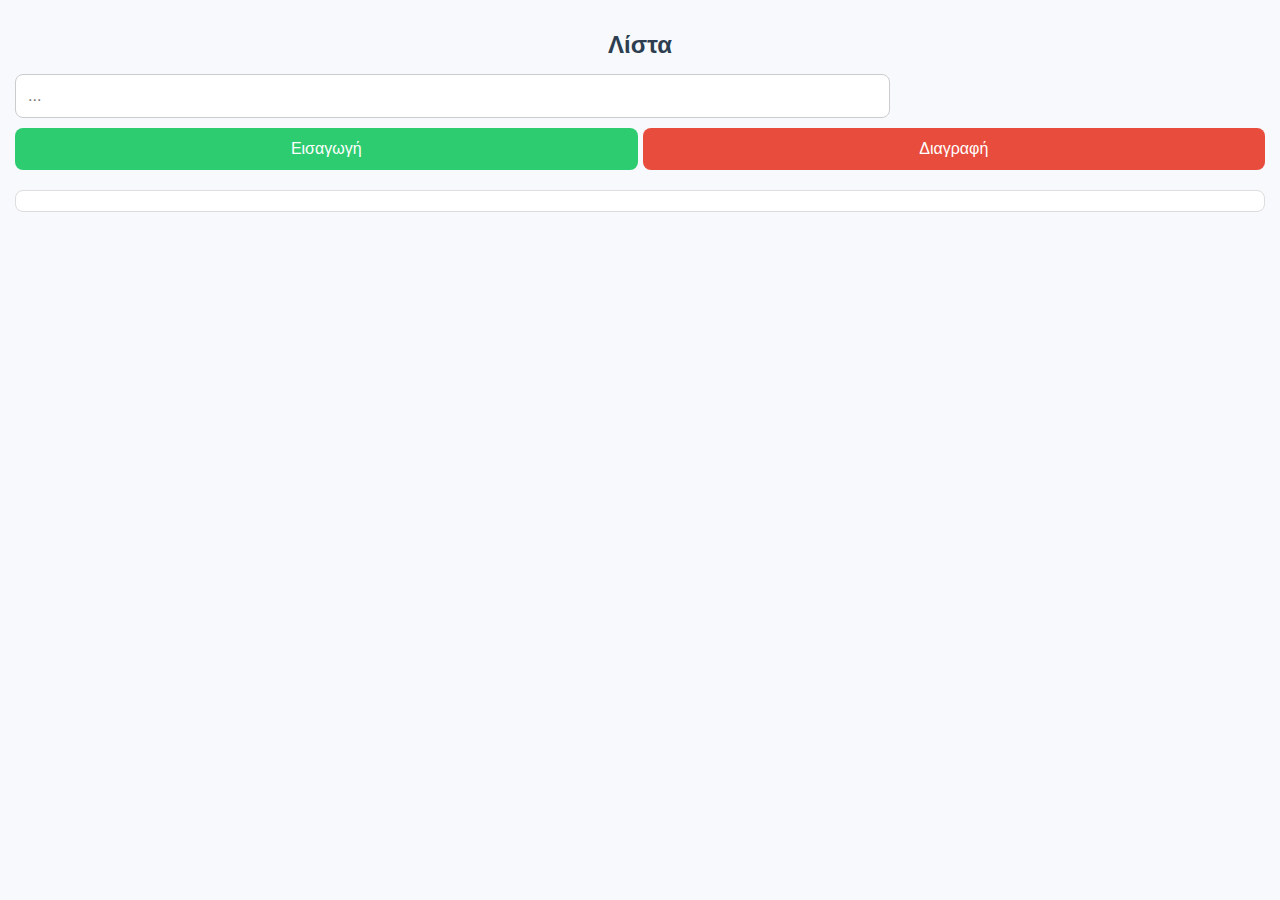
<file: index.html>
<!DOCTYPE html>
<html lang="en">
<head>
  <meta charset="UTF-8" />
  <meta name="viewport" content="width=device-width, initial-scale=1.0" />
  <title>Grocery List</title>
  <link rel="stylesheet" href="style.css" />
</head>
<body>

  <h1>Λίστα</h1>

  <input type="text" id="itemInput" placeholder="..." />

  <div id="actionButtons">
    <button id="insertBtn">Εισαγωγή</button>
    <button id="deleteBtn">Διαγραφή</button>
  </div>

  <div id="todoListContainer"></div>

  <script src="app.js"></script>

</body>
</html>
</file>
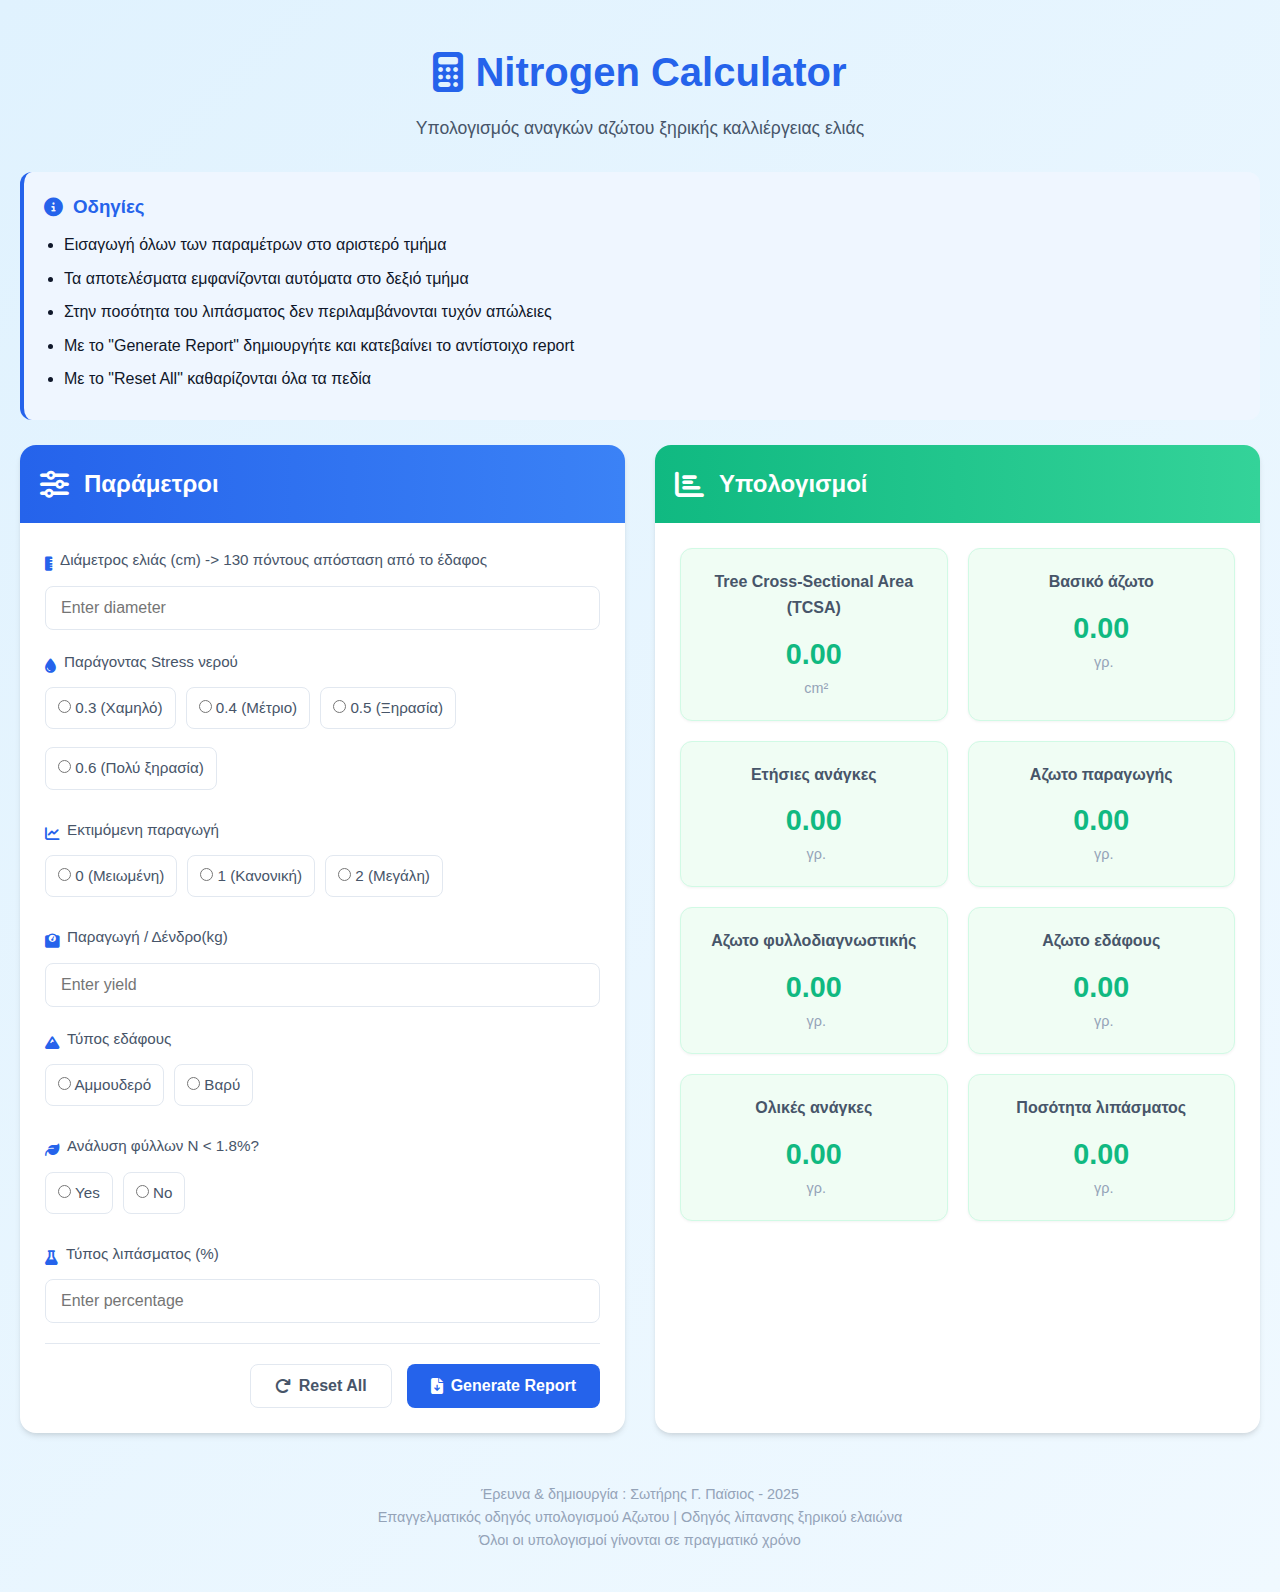
<file: newNitrogen.html>
<!DOCTYPE html>
<html lang="en">
<head>
  <meta charset="utf-8" />
  <meta name="viewport" content="width=device-width, initial-scale=1" />
  <title>Υπολογισμός Αζώτου</title>
  <link rel="stylesheet" href="https://cdnjs.cloudflare.com/ajax/libs/font-awesome/6.4.0/css/all.min.css">
  <style>
    :root {
      --primary: #2563eb;
      --primary-dark: #1d4ed8;
      --secondary: #475569;
      --success: #10b981;
      --warning: #f59e0b;
      --danger: #ef4444;
      --light: #f8fafc;
      --dark: #0f172a;
      --gray: #94a3b8;
      --border: #e2e8f0;
      --card-bg: #ffffff;
      --body-bg: #f1f5f9;
      --shadow: 0 4px 6px -1px rgba(0, 0, 0, 0.1), 0 2px 4px -1px rgba(0, 0, 0, 0.06);
      --transition: all 0.3s ease;
    }

    * {
      box-sizing: border-box;
      margin: 0;
      padding: 0;
    }

    body {
      font-family: 'Inter', -apple-system, BlinkMacSystemFont, 'Segoe UI', Roboto, Oxygen, Ubuntu, Cantarell, sans-serif;
      background: linear-gradient(135deg, #e0f2fe 0%, #f0f9ff 100%);
      color: var(--dark);
      line-height: 1.6;
      padding: 20px;
      min-height: 100vh;
    }

    .container {
      max-width: 1400px;
      margin: 0 auto;
    }

    header {
      text-align: center;
      padding: 20px 0 30px;
    }

    header h1 {
      font-size: 2.5rem;
      font-weight: 700;
      color: var(--primary);
      margin-bottom: 10px;
      display: flex;
      align-items: center;
      justify-content: center;
      gap: 12px;
    }

    header p {
      font-size: 1.1rem;
      color: var(--secondary);
      max-width: 700px;
      margin: 0 auto;
    }

    .calculator-container {
      display: flex;
      gap: 30px;
      margin-bottom: 30px;
    }

    .input-pane, .output-pane {
      flex: 1;
      background: var(--card-bg);
      border-radius: 16px;
      box-shadow: var(--shadow);
      overflow: hidden;
    }

    .pane-header {
      padding: 20px;
      display: flex;
      align-items: center;
      gap: 15px;
    }

    .input-pane .pane-header {
      background: linear-gradient(90deg, var(--primary), #3b82f6);
      color: white;
    }

    .output-pane .pane-header {
      background: linear-gradient(90deg, #10b981, #34d399);
      color: white;
    }

    .pane-header i {
      font-size: 1.8rem;
    }

    .pane-header h2 {
      font-size: 1.5rem;
      font-weight: 600;
    }

    .pane-body {
      padding: 25px;
    }

    .field {
      margin-bottom: 20px;
    }

    .field label {
      display: block;
      margin-bottom: 8px;
      font-weight: 500;
      color: var(--secondary);
      font-size: 0.95rem;
    }

    .field-info {
      display: flex;
      align-items: center;
      gap: 8px;
      margin-bottom: 5px;
    }

    .field-info i {
      color: var(--primary);
      font-size: 0.9rem;
    }

    .input-group {
      position: relative;
    }

    input[type="number"], 
    input[readonly] {
      width: 100%;
      padding: 12px 15px;
      border: 1px solid var(--border);
      border-radius: 8px;
      font-size: 1rem;
      transition: var(--transition);
    }

    input[type="number"]:focus {
      outline: none;
      border-color: var(--primary);
      box-shadow: 0 0 0 3px rgba(37, 99, 235, 0.2);
    }

    input[readonly] {
      background-color: #f8fafc;
      color: var(--secondary);
    }

    .radios {
      display: flex;
      flex-wrap: wrap;
      gap: 10px;
    }

    .radio-group {
      display: flex;
      align-items: center;
      gap: 6px;
      padding: 8px 12px;
      border: 1px solid var(--border);
      border-radius: 8px;
      cursor: pointer;
      transition: var(--transition);
      background: white;
    }

    .radio-group:hover {
      border-color: var(--primary);
    }

    .radio-group input {
      margin: 0;
    }

    .radio-group.active {
      border-color: var(--primary);
      background: rgba(37, 99, 235, 0.05);
      box-shadow: 0 0 0 2px rgba(37, 99, 235, 0.2);
    }

    .actions {
      display: flex;
      justify-content: flex-end;
      gap: 15px;
      padding-top: 20px;
      border-top: 1px solid var(--border);
      margin-top: 10px;
    }

    .btn {
      padding: 12px 24px;
      border-radius: 8px;
      font-weight: 600;
      font-size: 1rem;
      cursor: pointer;
      transition: var(--transition);
      display: inline-flex;
      align-items: center;
      gap: 8px;
      border: none;
    }

    .btn-primary {
      background: var(--primary);
      color: white;
    }

    .btn-primary:hover {
      background: var(--primary-dark);
      transform: translateY(-2px);
    }

    .btn-secondary {
      background: white;
      color: var(--secondary);
      border: 1px solid var(--border);
    }

    .btn-secondary:hover {
      background: #f1f5f9;
    }

    .results-grid {
      display: grid;
      grid-template-columns: repeat(auto-fit, minmax(250px, 1fr));
      gap: 20px;
    }

    .result-card {
      background: #f0fdf4;
      border-radius: 12px;
      padding: 20px;
      text-align: center;
      box-shadow: 0 1px 3px rgba(0, 0, 0, 0.05);
      transition: var(--transition);
      border: 1px solid #d1fae5;
    }

    .result-card:hover {
      transform: translateY(-5px);
      box-shadow: 0 10px 15px -3px rgba(0, 0, 0, 0.1);
    }

    .result-card h3 {
      font-size: 1rem;
      color: var(--secondary);
      margin-bottom: 10px;
    }

    .result-value {
      font-size: 1.8rem;
      font-weight: 700;
      color: var(--success);
    }

    .result-unit {
      font-size: 0.9rem;
      color: var(--gray);
      margin-left: 5px;
    }

    footer {
      text-align: center;
      padding: 20px;
      color: var(--gray);
      font-size: 0.9rem;
    }

    .instructions {
      background: #eff6ff;
      border-radius: 12px;
      padding: 20px;
      margin-bottom: 25px;
      border-left: 4px solid var(--primary);
    }

    .instructions h3 {
      color: var(--primary);
      margin-bottom: 10px;
      display: flex;
      align-items: center;
      gap: 10px;
    }

    .instructions ul {
      padding-left: 20px;
    }

    .instructions li {
      margin-bottom: 8px;
    }

    @media (max-width: 1100px) {
      .calculator-container {
        flex-direction: column;
      }
    }

    @media (max-width: 768px) {
      .pane-body {
        padding: 20px 15px;
      }
      
      .actions {
        flex-direction: column;
      }
      
      .btn {
        width: 100%;
        justify-content: center;
      }
    }
  </style>
</head>
<body>
  <div class="container">
    <header>
      <h1><i class="fas fa-calculator"></i>Nitrogen Calculator</h1>
      <p>Υπολογισμός αναγκών αζώτου ξηρικής καλλιέργειας ελιάς</p>
    </header>

    <div class="instructions">
      <h3><i class="fas fa-info-circle"></i> Οδηγίες</h3>
      <ul>
        <li>Εισαγωγή όλων των παραμέτρων στο αριστερό τμήμα</li>
        <li>Τα αποτελέσματα εμφανίζονται αυτόματα στο δεξιό τμήμα</li>
        <li>Στην ποσότητα του λιπάσματος δεν περιλαμβάνονται τυχόν απώλειες</li>
        <li>Με το "Generate Report" δημιουργήτε και κατεβαίνει το αντίστοιχο report</li>
        <li>Με το "Reset All" καθαρίζονται όλα τα πεδία</li>
      </ul>
    </div>

    <div class="calculator-container">
      <!-- Input Pane -->
      <div class="input-pane">
        <div class="pane-header">
          <i class="fas fa-sliders-h"></i>
          <h2>Παράμετροι</h2>
        </div>
        <div class="pane-body">
          <form id="calcForm" onsubmit="return false;">
            <div class="field">
              <div class="field-info">
                <i class="fas fa-ruler-vertical"></i>
                <label for="diameter">Διάμετρος ελιάς (cm) -> 130 πόντους απόσταση από το έδαφος</label>
              </div>
              <div class="input-group">
                <input id="diameter" name="diameter" type="number" step="any" min="0" placeholder="Enter diameter" />
              </div>
            </div>
            
            <div class="field">
              <div class="field-info">
                <i class="fas fa-tint"></i>
                <label>Παράγοντας Stress νερού</label>
              </div>
              <div class="radios">
                <label class="radio-group">
                  <input type="radio" name="stress" value="0.3" />
                  <span>0.3 (Χαμηλό)</span>
                </label>
                <label class="radio-group">
                  <input type="radio" name="stress" value="0.4" />
                  <span>0.4 (Μέτριο)</span>
                </label>
                <label class="radio-group">
                  <input type="radio" name="stress" value="0.5" />
                  <span>0.5 (Ξηρασία)</span>
                </label>
                <label class="radio-group">
                  <input type="radio" name="stress" value="0.6" />
                  <span>0.6 (Πολύ ξηρασία)</span>
                </label>
              </div>
            </div>
            
            <div class="field">
              <div class="field-info">
                <i class="fas fa-chart-line"></i>
                <label>Εκτιμόμενη παραγωγή</label>
              </div>
              <div class="radios">
                <label class="radio-group">
                  <input type="radio" name="yield_status" value="0" />
                  <span>0 (Μειωμένη)</span>
                </label>
                <label class="radio-group">
                  <input type="radio" name="yield_status" value="1" />
                  <span>1 (Κανονική)</span>
                </label>
                <label class="radio-group">
                  <input type="radio" name="yield_status" value="2" />
                  <span>2 (Μεγάλη)</span>
                </label>
              </div>
            </div>
            
            <div class="field">
              <div class="field-info">
                <i class="fas fa-weight"></i>
                <label for="yield">Παραγωγή / Δένδρο(kg)</label>
              </div>
              <div class="input-group">
                <input id="yield" name="yield" type="number" step="any" min="0" placeholder="Enter yield" />
              </div>
            </div>
            
            <div class="field">
              <div class="field-info">
                <i class="fas fa-mountain"></i>
                <label>Τύπος εδάφους</label>
              </div>
              <div class="radios">
                <label class="radio-group">
                  <input type="radio" name="soil_type" value="Sandy" />
                  <span>Αμμουδερό</span>
                </label>
                <label class="radio-group">
                  <input type="radio" name="soil_type" value="Heavy" />
                  <span>Βαρύ</span>
                </label>
              </div>
            </div>
            
            <div class="field">
              <div class="field-info">
                <i class="fas fa-leaf"></i>
                <label>Ανάλυση φύλλων Ν < 1.8%?</label>
              </div>
              <div class="radios">
                <label class="radio-group">
                  <input type="radio" name="leaf_analysis" value="Yes" />
                  <span>Yes</span>
                </label>
                <label class="radio-group">
                  <input type="radio" name="leaf_analysis" value="No" />
                  <span>No</span>
                </label>
              </div>
            </div>
            
            <div class="field">
              <div class="field-info">
                <i class="fas fa-flask"></i>
                <label for="fertilizer">Τύπος λιπάσματος (%)</label>
              </div>
              <div class="input-group">
                <input id="fertilizer" name="fertilizer" type="number" step="any" min="0" max="100" placeholder="Enter percentage" />
              </div>
            </div>

            <div class="actions">
              <button type="button" class="btn btn-secondary" id="resetBtn">
                <i class="fas fa-redo"></i> Reset All
              </button>
              <button type="button" class="btn btn-primary" id="reportBtn">
                <i class="fas fa-file-download"></i> Generate Report
              </button>
            </div>
          </form>
        </div>
      </div>

      <!-- Output Pane -->
      <div class="output-pane">
        <div class="pane-header">
          <i class="fas fa-chart-bar"></i>
          <h2>Υπολογισμοί</h2>
        </div>
        <div class="pane-body">
          <div class="results-grid">
            <div class="result-card">
              <h3>Tree Cross-Sectional Area (TCSA)</h3>
              <div class="result-value" id="result-tcsa">0.00</div>
              <div class="result-unit">cm²</div>
            </div>
            <div class="result-card">
              <h3>Βασικό άζωτο</h3>
              <div class="result-value" id="result-baseline">0.00</div>
              <div class="result-unit">γρ.</div>
            </div>
            <div class="result-card">
              <h3>Ετήσιες ανάγκες</h3>
              <div class="result-value" id="result-year-adj">0.00</div>
              <div class="result-unit">γρ.</div>
            </div>
            <div class="result-card">
              <h3>Αζωτο παραγωγής</h3>
              <div class="result-value" id="result-yield-n">0.00</div>
              <div class="result-unit">γρ.</div>
            </div>
            <div class="result-card">
              <h3>Αζωτο φυλλοδιαγνωστικής</h3>
              <div class="result-value" id="result-leaf-n">0.00</div>
              <div class="result-unit">γρ.</div>
            </div>
            <div class="result-card">
              <h3>Αζωτο εδάφους</h3>
              <div class="result-value" id="result-soil-n">0.00</div>
              <div class="result-unit">γρ.</div>
            </div>
            <div class="result-card">
              <h3>Ολικές ανάγκες</h3>
              <div class="result-value" id="result-total">0.00</div>
              <div class="result-unit">γρ.</div>
            </div>
            <div class="result-card">
              <h3>Ποσότητα λιπάσματος</h3>
              <div class="result-value" id="result-fert">0.00</div>
              <div class="result-unit">γρ.</div>
            </div>
          </div>
        </div>
      </div>
    </div>

    <footer>
      <p>Έρευνα & δημιουργία : Σωτήρης Γ. Παϊσιος - 2025</p>
      <p>Επαγγελματικός οδηγός υπολογισμού Αζωτου | Οδηγός λίπανσης ξηρικού ελαιώνα</p>
      <p>Όλοι οι υπολογισμοί γίνονται σε πραγματικό χρόνο</p>
    </footer>
  </div>

  <script>
    (function(){
      // DOM Elements
      const els = {
        diameter: document.getElementById('diameter'),
        yield: document.getElementById('yield'),
        fertilizer: document.getElementById('fertilizer'),
        resultTcsa: document.getElementById('result-tcsa'),
        resultBaseline: document.getElementById('result-baseline'),
        resultYearAdj: document.getElementById('result-year-adj'),
        resultYieldN: document.getElementById('result-yield-n'),
        resultLeafN: document.getElementById('result-leaf-n'),
        resultSoilN: document.getElementById('result-soil-n'),
        resultTotal: document.getElementById('result-total'),
        resultFert: document.getElementById('result-fert')
      };
      
      const reportBtn = document.getElementById('reportBtn');
      const resetBtn = document.getElementById('resetBtn');
      
      // Utility functions
      function parseNumber(v) {
        const n = parseFloat(v);
        return Number.isFinite(n) ? n : NaN;
      }
      
      function fmt(n) {
        return Number.isFinite(n) ? (Math.round(n*100)/100).toFixed(2) : '0.00';
      }
      
      function getRadioValue(name) {
        const r = document.querySelector('input[name="'+name+'"]:checked');
        return r ? r.value : null;
      }
      
      // Radio button styling
      function updateRadioStyles() {
        document.querySelectorAll('.radio-group').forEach(group => {
          const input = group.querySelector('input');
          if (input.checked) {
            group.classList.add('active');
          } else {
            group.classList.remove('active');
          }
        });
      }
      
      // Main calculation function
      function computeAll() {
        const diameter = parseNumber(els.diameter.value);
        const tcsa = Number.isFinite(diameter) ? 0.7854 * Math.pow(diameter, 2) : NaN;
        
        const stress = parseNumber(getRadioValue('stress'));
        const baseline = (Number.isFinite(tcsa) && Number.isFinite(stress)) ? tcsa * stress : NaN;
        
        const yieldStatus = getRadioValue('yield_status');
        let year_adj = NaN;
        if(Number.isFinite(baseline) && yieldStatus !== null) {
          if(yieldStatus === '0') year_adj = baseline * 0.85;
          else if(yieldStatus === '1') year_adj = baseline * 1.0;
          else year_adj = baseline * 2.0;
        }
        
        const yieldKg = parseNumber(els.yield.value);
        const yield_n = Number.isFinite(yieldKg) ? yieldKg * 0.37 : 0;
        
        const soil_type = getRadioValue('soil_type');
        const leaf_analysis = getRadioValue('leaf_analysis');
        
        let leaf_n = 0;
        if(leaf_analysis === 'Yes' && Number.isFinite(year_adj)) {
          leaf_n = (year_adj * 1.15) - year_adj;
        }
        
        let soil_n = NaN;
        if(Number.isFinite(year_adj) && soil_type !== null) {
          if(soil_type === 'Sandy') soil_n = (year_adj * 1.25) - year_adj;
          else if(soil_type === 'Heavy') soil_n = (year_adj * 1.0) - year_adj;
        }
        
        let total_n = NaN;
        if(Number.isFinite(year_adj) && Number.isFinite(soil_n) && Number.isFinite(yield_n) && Number.isFinite(leaf_n)) {
          total_n = year_adj + soil_n + yield_n + leaf_n;
        }
        
        const fertilizerPct = parseNumber(els.fertilizer.value);
        let fert_n = NaN;
        if(Number.isFinite(total_n) && Number.isFinite(fertilizerPct) && fertilizerPct > 0) {
          fert_n = total_n / (fertilizerPct / 100);
        }
        
        // Update result cards
        els.resultTcsa.textContent = fmt(tcsa);
        els.resultBaseline.textContent = fmt(baseline);
        els.resultYearAdj.textContent = fmt(year_adj);
        els.resultYieldN.textContent = fmt(yield_n);
        els.resultLeafN.textContent = fmt(leaf_n);
        els.resultSoilN.textContent = fmt(soil_n);
        els.resultTotal.textContent = fmt(total_n);
        els.resultFert.textContent = fmt(fert_n);
        
        return {
          diameter, tcsa, stress, baseline, yieldStatus, year_adj, 
          yieldKg, yield_n, soil_type, leaf_analysis, leaf_n, 
          soil_n, total_n, fertilizerPct, fert_n
        };
      }
      
      // Event listeners
      document.querySelectorAll('#calcForm input').forEach(inp => {
        inp.addEventListener('input', () => {
          computeAll();
          updateRadioStyles();
        });
        inp.addEventListener('change', () => {
          computeAll();
          updateRadioStyles();
        });
      });
      
      document.querySelectorAll('input[type="radio"]').forEach(radio => {
        radio.addEventListener('change', updateRadioStyles);
      });
      
      resetBtn.addEventListener('click', () => {
        document.querySelectorAll('#calcForm input').forEach(inp => {
          if(inp.type === 'number') inp.value = '';
          if(inp.type === 'radio') inp.checked = false;
        });
        computeAll();
        updateRadioStyles();
      });
      
      reportBtn.addEventListener('click', () => {
        const v = computeAll();
        const now = new Date();
        const lines = [
          'TCSA & Nitrogen Calculator Report',
          'Generated: ' + now.toLocaleString(),
          '========================================',
          'INPUTS:',
          `Tree Diameter (cm): ${fmt(v.diameter)}`,
          `Water Stress Factor: ${fmt(v.stress)}`,
          `Yield Status: ${v.yieldStatus || 'Not selected'}`,
          `Fruit Yield (kg): ${fmt(v.yieldKg)}`,
          `Soil Type: ${v.soil_type || 'Not selected'}`,
          `Leaf Analysis <1.8% Nitrogen: ${v.leaf_analysis || 'Not selected'}`,
          `Fertilizer Percentage: ${fmt(v.fertilizerPct)}%`,
          '',
          'CALCULATED VALUES:',
          `Tree Cross-Sectional Area (TCSA): ${fmt(v.tcsa)} cm²`,
          `Baseline Nitrogen: ${fmt(v.baseline)} kg`,
          `Year Adjustment: ${fmt(v.year_adj)} kg`,
          `Yield Nitrogen: ${fmt(v.yield_n)} kg`,
          `Leaf Nitrogen: ${fmt(v.leaf_n)} kg`,
          `Soil Nitrogen: ${fmt(v.soil_n)} kg`,
          `Total Nitrogen Required: ${fmt(v.total_n)} kg`,
          `Nitrogen Quantity: ${fmt(v.fert_n)} kg`,
          '========================================'
        ];
        const blob = new Blob([lines.join('\n')], {type: 'text/plain'});
        const url = URL.createObjectURL(blob);
        const a = document.createElement('a');
        a.href = url;
        a.download = 'tcsa_nitrogen_report.txt';
        document.body.appendChild(a);
        a.click();
        a.remove();
        setTimeout(() => URL.revokeObjectURL(url), 1000);
      });
      
      // Initialize
      computeAll();
      updateRadioStyles();
    })();
  </script>
</body>
</html>
</file>
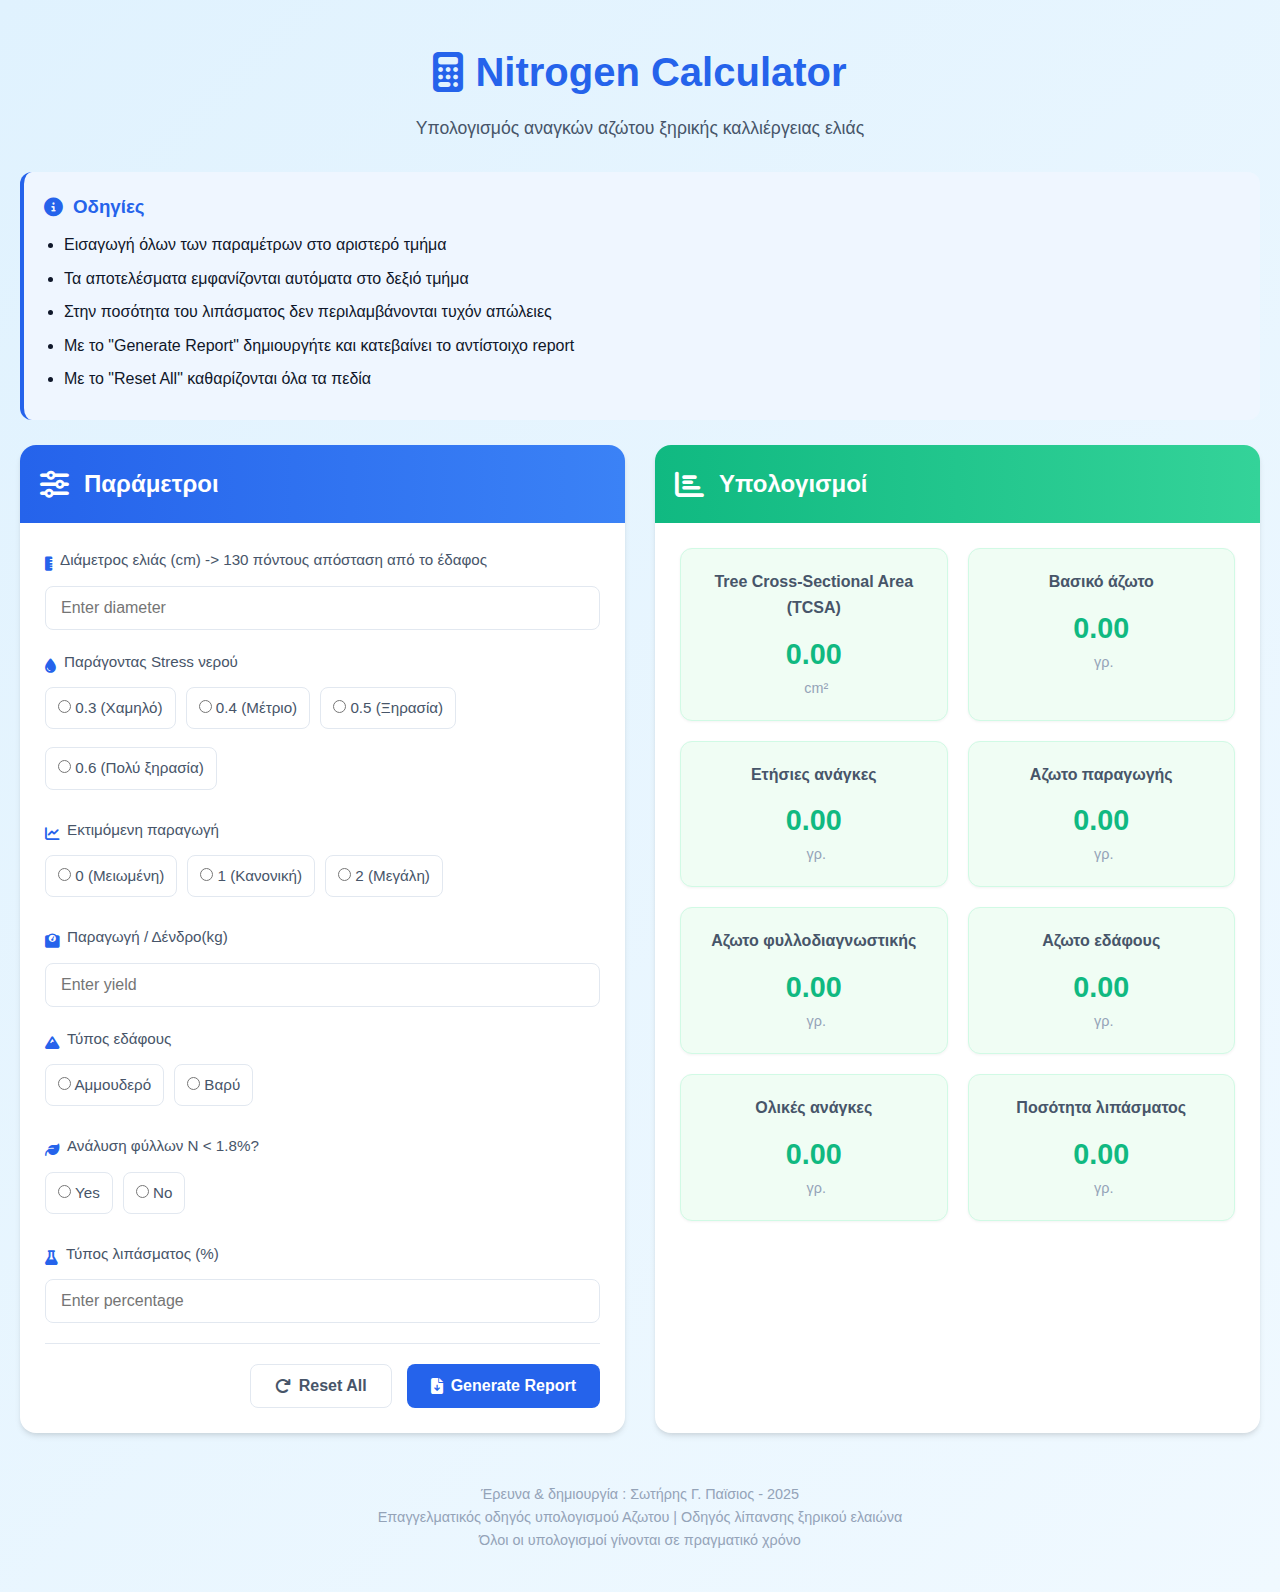
<file: NitrogenCalculator.html>
<!DOCTYPE html>
<html lang="en">
<head>
  <meta charset="utf-8" />
  <meta name="viewport" content="width=device-width, initial-scale=1" />
  <title>Υπολογισμός Αζώτου</title>
  <link rel="stylesheet" href="https://cdnjs.cloudflare.com/ajax/libs/font-awesome/6.4.0/css/all.min.css">
  <style>
    :root {
      --primary: #2563eb;
      --primary-dark: #1d4ed8;
      --secondary: #475569;
      --success: #10b981;
      --warning: #f59e0b;
      --danger: #ef4444;
      --light: #f8fafc;
      --dark: #0f172a;
      --gray: #94a3b8;
      --border: #e2e8f0;
      --card-bg: #ffffff;
      --body-bg: #f1f5f9;
      --shadow: 0 4px 6px -1px rgba(0, 0, 0, 0.1), 0 2px 4px -1px rgba(0, 0, 0, 0.06);
      --transition: all 0.3s ease;
    }

    * {
      box-sizing: border-box;
      margin: 0;
      padding: 0;
    }

    body {
      font-family: 'Inter', -apple-system, BlinkMacSystemFont, 'Segoe UI', Roboto, Oxygen, Ubuntu, Cantarell, sans-serif;
      background: linear-gradient(135deg, #e0f2fe 0%, #f0f9ff 100%);
      color: var(--dark);
      line-height: 1.6;
      padding: 20px;
      min-height: 100vh;
    }

    .container {
      max-width: 1400px;
      margin: 0 auto;
    }

    header {
      text-align: center;
      padding: 20px 0 30px;
    }

    header h1 {
      font-size: 2.5rem;
      font-weight: 700;
      color: var(--primary);
      margin-bottom: 10px;
      display: flex;
      align-items: center;
      justify-content: center;
      gap: 12px;
    }

    header p {
      font-size: 1.1rem;
      color: var(--secondary);
      max-width: 700px;
      margin: 0 auto;
    }

    .calculator-container {
      display: flex;
      gap: 30px;
      margin-bottom: 30px;
    }

    .input-pane, .output-pane {
      flex: 1;
      background: var(--card-bg);
      border-radius: 16px;
      box-shadow: var(--shadow);
      overflow: hidden;
    }

    .pane-header {
      padding: 20px;
      display: flex;
      align-items: center;
      gap: 15px;
    }

    .input-pane .pane-header {
      background: linear-gradient(90deg, var(--primary), #3b82f6);
      color: white;
    }

    .output-pane .pane-header {
      background: linear-gradient(90deg, #10b981, #34d399);
      color: white;
    }

    .pane-header i {
      font-size: 1.8rem;
    }

    .pane-header h2 {
      font-size: 1.5rem;
      font-weight: 600;
    }

    .pane-body {
      padding: 25px;
    }

    .field {
      margin-bottom: 20px;
    }

    .field label {
      display: block;
      margin-bottom: 8px;
      font-weight: 500;
      color: var(--secondary);
      font-size: 0.95rem;
    }

    .field-info {
      display: flex;
      align-items: center;
      gap: 8px;
      margin-bottom: 5px;
    }

    .field-info i {
      color: var(--primary);
      font-size: 0.9rem;
    }

    .input-group {
      position: relative;
    }

    input[type="number"], 
    input[readonly] {
      width: 100%;
      padding: 12px 15px;
      border: 1px solid var(--border);
      border-radius: 8px;
      font-size: 1rem;
      transition: var(--transition);
    }

    input[type="number"]:focus {
      outline: none;
      border-color: var(--primary);
      box-shadow: 0 0 0 3px rgba(37, 99, 235, 0.2);
    }

    input[readonly] {
      background-color: #f8fafc;
      color: var(--secondary);
    }

    .radios {
      display: flex;
      flex-wrap: wrap;
      gap: 10px;
    }

    .radio-group {
      display: flex;
      align-items: center;
      gap: 6px;
      padding: 8px 12px;
      border: 1px solid var(--border);
      border-radius: 8px;
      cursor: pointer;
      transition: var(--transition);
      background: white;
    }

    .radio-group:hover {
      border-color: var(--primary);
    }

    .radio-group input {
      margin: 0;
    }

    .radio-group.active {
      border-color: var(--primary);
      background: rgba(37, 99, 235, 0.05);
      box-shadow: 0 0 0 2px rgba(37, 99, 235, 0.2);
    }

    .actions {
      display: flex;
      justify-content: flex-end;
      gap: 15px;
      padding-top: 20px;
      border-top: 1px solid var(--border);
      margin-top: 10px;
    }

    .btn {
      padding: 12px 24px;
      border-radius: 8px;
      font-weight: 600;
      font-size: 1rem;
      cursor: pointer;
      transition: var(--transition);
      display: inline-flex;
      align-items: center;
      gap: 8px;
      border: none;
    }

    .btn-primary {
      background: var(--primary);
      color: white;
    }

    .btn-primary:hover {
      background: var(--primary-dark);
      transform: translateY(-2px);
    }

    .btn-secondary {
      background: white;
      color: var(--secondary);
      border: 1px solid var(--border);
    }

    .btn-secondary:hover {
      background: #f1f5f9;
    }

    .results-grid {
      display: grid;
      grid-template-columns: repeat(auto-fit, minmax(250px, 1fr));
      gap: 20px;
    }

    .result-card {
      background: #f0fdf4;
      border-radius: 12px;
      padding: 20px;
      text-align: center;
      box-shadow: 0 1px 3px rgba(0, 0, 0, 0.05);
      transition: var(--transition);
      border: 1px solid #d1fae5;
    }

    .result-card:hover {
      transform: translateY(-5px);
      box-shadow: 0 10px 15px -3px rgba(0, 0, 0, 0.1);
    }

    .result-card h3 {
      font-size: 1rem;
      color: var(--secondary);
      margin-bottom: 10px;
    }

    .result-value {
      font-size: 1.8rem;
      font-weight: 700;
      color: var(--success);
    }

    .result-unit {
      font-size: 0.9rem;
      color: var(--gray);
      margin-left: 5px;
    }

    footer {
      text-align: center;
      padding: 20px;
      color: var(--gray);
      font-size: 0.9rem;
    }

    .instructions {
      background: #eff6ff;
      border-radius: 12px;
      padding: 20px;
      margin-bottom: 25px;
      border-left: 4px solid var(--primary);
    }

    .instructions h3 {
      color: var(--primary);
      margin-bottom: 10px;
      display: flex;
      align-items: center;
      gap: 10px;
    }

    .instructions ul {
      padding-left: 20px;
    }

    .instructions li {
      margin-bottom: 8px;
    }

    @media (max-width: 1100px) {
      .calculator-container {
        flex-direction: column;
      }
    }

    @media (max-width: 768px) {
      .pane-body {
        padding: 20px 15px;
      }
      
      .actions {
        flex-direction: column;
      }
      
      .btn {
        width: 100%;
        justify-content: center;
      }
    }
  </style>
</head>
<body>
  <div class="container">
    <header>
      <h1><i class="fas fa-calculator"></i>Nitrogen Calculator</h1>
      <p>Υπολογισμός αναγκών αζώτου ξηρικής καλλιέργειας ελιάς</p>
    </header>

    <div class="instructions">
      <h3><i class="fas fa-info-circle"></i> Οδηγίες</h3>
      <ul>
        <li>Εισαγωγή όλων των παραμέτρων στο αριστερό τμήμα</li>
        <li>Τα αποτελέσματα εμφανίζονται αυτόματα στο δεξιό τμήμα</li>
        <li>Στην ποσότητα του λιπάσματος δεν περιλαμβάνονται τυχόν απώλειες</li>
        <li>Με το "Generate Report" δημιουργήτε και κατεβαίνει το αντίστοιχο report</li>
        <li>Με το "Reset All" καθαρίζονται όλα τα πεδία</li>
      </ul>
    </div>

    <div class="calculator-container">
      <!-- Input Pane -->
      <div class="input-pane">
        <div class="pane-header">
          <i class="fas fa-sliders-h"></i>
          <h2>Παράμετροι</h2>
        </div>
        <div class="pane-body">
          <form id="calcForm" onsubmit="return false;">
            <div class="field">
              <div class="field-info">
                <i class="fas fa-ruler-vertical"></i>
                <label for="diameter">Διάμετρος ελιάς (cm) -> 130 πόντους απόσταση από το έδαφος</label>
              </div>
              <div class="input-group">
                <input id="diameter" name="diameter" type="number" step="any" min="0" placeholder="Enter diameter" />
              </div>
            </div>
            
            <div class="field">
              <div class="field-info">
                <i class="fas fa-tint"></i>
                <label>Παράγοντας Stress νερού</label>
              </div>
              <div class="radios">
                <label class="radio-group">
                  <input type="radio" name="stress" value="0.3" />
                  <span>0.3 (Χαμηλό)</span>
                </label>
                <label class="radio-group">
                  <input type="radio" name="stress" value="0.4" />
                  <span>0.4 (Μέτριο)</span>
                </label>
                <label class="radio-group">
                  <input type="radio" name="stress" value="0.5" />
                  <span>0.5 (Ξηρασία)</span>
                </label>
                <label class="radio-group">
                  <input type="radio" name="stress" value="0.6" />
                  <span>0.6 (Πολύ ξηρασία)</span>
                </label>
              </div>
            </div>
            
            <div class="field">
              <div class="field-info">
                <i class="fas fa-chart-line"></i>
                <label>Εκτιμόμενη παραγωγή</label>
              </div>
              <div class="radios">
                <label class="radio-group">
                  <input type="radio" name="yield_status" value="0" />
                  <span>0 (Μειωμένη)</span>
                </label>
                <label class="radio-group">
                  <input type="radio" name="yield_status" value="1" />
                  <span>1 (Κανονική)</span>
                </label>
                <label class="radio-group">
                  <input type="radio" name="yield_status" value="2" />
                  <span>2 (Μεγάλη)</span>
                </label>
              </div>
            </div>
            
            <div class="field">
              <div class="field-info">
                <i class="fas fa-weight"></i>
                <label for="yield">Παραγωγή / Δένδρο(kg)</label>
              </div>
              <div class="input-group">
                <input id="yield" name="yield" type="number" step="any" min="0" placeholder="Enter yield" />
              </div>
            </div>
            
            <div class="field">
              <div class="field-info">
                <i class="fas fa-mountain"></i>
                <label>Τύπος εδάφους</label>
              </div>
              <div class="radios">
                <label class="radio-group">
                  <input type="radio" name="soil_type" value="Sandy" />
                  <span>Αμμουδερό</span>
                </label>
                <label class="radio-group">
                  <input type="radio" name="soil_type" value="Heavy" />
                  <span>Βαρύ</span>
                </label>
              </div>
            </div>
            
            <div class="field">
              <div class="field-info">
                <i class="fas fa-leaf"></i>
                <label>Ανάλυση φύλλων Ν < 1.8%?</label>
              </div>
              <div class="radios">
                <label class="radio-group">
                  <input type="radio" name="leaf_analysis" value="Yes" />
                  <span>Yes</span>
                </label>
                <label class="radio-group">
                  <input type="radio" name="leaf_analysis" value="No" />
                  <span>No</span>
                </label>
              </div>
            </div>
            
            <div class="field">
              <div class="field-info">
                <i class="fas fa-flask"></i>
                <label for="fertilizer">Τύπος λιπάσματος (%)</label>
              </div>
              <div class="input-group">
                <input id="fertilizer" name="fertilizer" type="number" step="any" min="0" max="100" placeholder="Enter percentage" />
              </div>
            </div>

            <div class="actions">
              <button type="button" class="btn btn-secondary" id="resetBtn">
                <i class="fas fa-redo"></i> Reset All
              </button>
              <button type="button" class="btn btn-primary" id="reportBtn">
                <i class="fas fa-file-download"></i> Generate Report
              </button>
            </div>
          </form>
        </div>
      </div>

      <!-- Output Pane -->
      <div class="output-pane">
        <div class="pane-header">
          <i class="fas fa-chart-bar"></i>
          <h2>Υπολογισμοί</h2>
        </div>
        <div class="pane-body">
          <div class="results-grid">
            <div class="result-card">
              <h3>Tree Cross-Sectional Area (TCSA)</h3>
              <div class="result-value" id="result-tcsa">0.00</div>
              <div class="result-unit">cm²</div>
            </div>
            <div class="result-card">
              <h3>Βασικό άζωτο</h3>
              <div class="result-value" id="result-baseline">0.00</div>
              <div class="result-unit">γρ.</div>
            </div>
            <div class="result-card">
              <h3>Ετήσιες ανάγκες</h3>
              <div class="result-value" id="result-year-adj">0.00</div>
              <div class="result-unit">γρ.</div>
            </div>
            <div class="result-card">
              <h3>Αζωτο παραγωγής</h3>
              <div class="result-value" id="result-yield-n">0.00</div>
              <div class="result-unit">γρ.</div>
            </div>
            <div class="result-card">
              <h3>Αζωτο φυλλοδιαγνωστικής</h3>
              <div class="result-value" id="result-leaf-n">0.00</div>
              <div class="result-unit">γρ.</div>
            </div>
            <div class="result-card">
              <h3>Αζωτο εδάφους</h3>
              <div class="result-value" id="result-soil-n">0.00</div>
              <div class="result-unit">γρ.</div>
            </div>
            <div class="result-card">
              <h3>Ολικές ανάγκες</h3>
              <div class="result-value" id="result-total">0.00</div>
              <div class="result-unit">γρ.</div>
            </div>
            <div class="result-card">
              <h3>Ποσότητα λιπάσματος</h3>
              <div class="result-value" id="result-fert">0.00</div>
              <div class="result-unit">γρ.</div>
            </div>
          </div>
        </div>
      </div>
    </div>

    <footer>
      <p>Έρευνα & δημιουργία : Σωτήρης Γ. Παϊσιος - 2025</p>
      <p>Επαγγελματικός οδηγός υπολογισμού Αζωτου | Οδηγός λίπανσης ξηρικού ελαιώνα</p>
      <p>Όλοι οι υπολογισμοί γίνονται σε πραγματικό χρόνο</p>
    </footer>
  </div>

  <script>
    (function(){
      // DOM Elements
      const els = {
        diameter: document.getElementById('diameter'),
        yield: document.getElementById('yield'),
        fertilizer: document.getElementById('fertilizer'),
        resultTcsa: document.getElementById('result-tcsa'),
        resultBaseline: document.getElementById('result-baseline'),
        resultYearAdj: document.getElementById('result-year-adj'),
        resultYieldN: document.getElementById('result-yield-n'),
        resultLeafN: document.getElementById('result-leaf-n'),
        resultSoilN: document.getElementById('result-soil-n'),
        resultTotal: document.getElementById('result-total'),
        resultFert: document.getElementById('result-fert')
      };
      
      const reportBtn = document.getElementById('reportBtn');
      const resetBtn = document.getElementById('resetBtn');
      
      // Utility functions
      function parseNumber(v) {
        const n = parseFloat(v);
        return Number.isFinite(n) ? n : NaN;
      }
      
      function fmt(n) {
        return Number.isFinite(n) ? (Math.round(n*100)/100).toFixed(2) : '0.00';
      }
      
      function getRadioValue(name) {
        const r = document.querySelector('input[name="'+name+'"]:checked');
        return r ? r.value : null;
      }
      
      // Radio button styling
      function updateRadioStyles() {
        document.querySelectorAll('.radio-group').forEach(group => {
          const input = group.querySelector('input');
          if (input.checked) {
            group.classList.add('active');
          } else {
            group.classList.remove('active');
          }
        });
      }
      
      // Main calculation function
      function computeAll() {
        const diameter = parseNumber(els.diameter.value);
        const tcsa = Number.isFinite(diameter) ? 0.7854 * Math.pow(diameter, 2) : NaN;
        
        const stress = parseNumber(getRadioValue('stress'));
        const baseline = (Number.isFinite(tcsa) && Number.isFinite(stress)) ? tcsa * stress : NaN;
        
        const yieldStatus = getRadioValue('yield_status');
        let year_adj = NaN;
        if(Number.isFinite(baseline) && yieldStatus !== null) {
          if(yieldStatus === '0') year_adj = baseline * 0.85;
          else if(yieldStatus === '1') year_adj = baseline * 1.0;
          else year_adj = baseline * 2.0;
        }
        
        const yieldKg = parseNumber(els.yield.value);
        const yield_n = Number.isFinite(yieldKg) ? yieldKg * 0.37 : 0;
        
        const soil_type = getRadioValue('soil_type');
        const leaf_analysis = getRadioValue('leaf_analysis');
        
        let leaf_n = 0;
        if(leaf_analysis === 'Yes' && Number.isFinite(year_adj)) {
          leaf_n = (year_adj * 1.15) - year_adj;
        }
        
        let soil_n = NaN;
        if(Number.isFinite(year_adj) && soil_type !== null) {
          if(soil_type === 'Sandy') soil_n = (year_adj * 1.25) - year_adj;
          else if(soil_type === 'Heavy') soil_n = (year_adj * 1.0) - year_adj;
        }
        
        let total_n = NaN;
        if(Number.isFinite(year_adj) && Number.isFinite(soil_n) && Number.isFinite(yield_n) && Number.isFinite(leaf_n)) {
          total_n = year_adj + soil_n + yield_n + leaf_n;
        }
        
        const fertilizerPct = parseNumber(els.fertilizer.value);
        let fert_n = NaN;
        if(Number.isFinite(total_n) && Number.isFinite(fertilizerPct) && fertilizerPct > 0) {
          fert_n = total_n / (fertilizerPct / 100);
        }
        
        // Update result cards
        els.resultTcsa.textContent = fmt(tcsa);
        els.resultBaseline.textContent = fmt(baseline);
        els.resultYearAdj.textContent = fmt(year_adj);
        els.resultYieldN.textContent = fmt(yield_n);
        els.resultLeafN.textContent = fmt(leaf_n);
        els.resultSoilN.textContent = fmt(soil_n);
        els.resultTotal.textContent = fmt(total_n);
        els.resultFert.textContent = fmt(fert_n);
        
        return {
          diameter, tcsa, stress, baseline, yieldStatus, year_adj, 
          yieldKg, yield_n, soil_type, leaf_analysis, leaf_n, 
          soil_n, total_n, fertilizerPct, fert_n
        };
      }
      
      // Event listeners
      document.querySelectorAll('#calcForm input').forEach(inp => {
        inp.addEventListener('input', () => {
          computeAll();
          updateRadioStyles();
        });
        inp.addEventListener('change', () => {
          computeAll();
          updateRadioStyles();
        });
      });
      
      document.querySelectorAll('input[type="radio"]').forEach(radio => {
        radio.addEventListener('change', updateRadioStyles);
      });
      
      resetBtn.addEventListener('click', () => {
        document.querySelectorAll('#calcForm input').forEach(inp => {
          if(inp.type === 'number') inp.value = '';
          if(inp.type === 'radio') inp.checked = false;
        });
        computeAll();
        updateRadioStyles();
      });
      
      reportBtn.addEventListener('click', () => {
        const v = computeAll();
        const now = new Date();
        const lines = [
          'TCSA & Nitrogen Calculator Report',
          'Generated: ' + now.toLocaleString(),
          '========================================',
          'INPUTS:',
          `Tree Diameter (cm): ${fmt(v.diameter)}`,
          `Water Stress Factor: ${fmt(v.stress)}`,
          `Yield Status: ${v.yieldStatus || 'Not selected'}`,
          `Fruit Yield (kg): ${fmt(v.yieldKg)}`,
          `Soil Type: ${v.soil_type || 'Not selected'}`,
          `Leaf Analysis <1.8% Nitrogen: ${v.leaf_analysis || 'Not selected'}`,
          `Fertilizer Percentage: ${fmt(v.fertilizerPct)}%`,
          '',
          'CALCULATED VALUES:',
          `Tree Cross-Sectional Area (TCSA): ${fmt(v.tcsa)} cm²`,
          `Baseline Nitrogen: ${fmt(v.baseline)} kg`,
          `Year Adjustment: ${fmt(v.year_adj)} kg`,
          `Yield Nitrogen: ${fmt(v.yield_n)} kg`,
          `Leaf Nitrogen: ${fmt(v.leaf_n)} kg`,
          `Soil Nitrogen: ${fmt(v.soil_n)} kg`,
          `Total Nitrogen Required: ${fmt(v.total_n)} kg`,
          `Nitrogen Quantity: ${fmt(v.fert_n)} kg`,
          '========================================'
        ];
        const blob = new Blob([lines.join('\n')], {type: 'text/plain'});
        const url = URL.createObjectURL(blob);
        const a = document.createElement('a');
        a.href = url;
        a.download = 'tcsa_nitrogen_report.txt';
        document.body.appendChild(a);
        a.click();
        a.remove();
        setTimeout(() => URL.revokeObjectURL(url), 1000);
      });
      
      // Initialize
      computeAll();
      updateRadioStyles();
    })();
  </script>
</body>
</html>
</file>
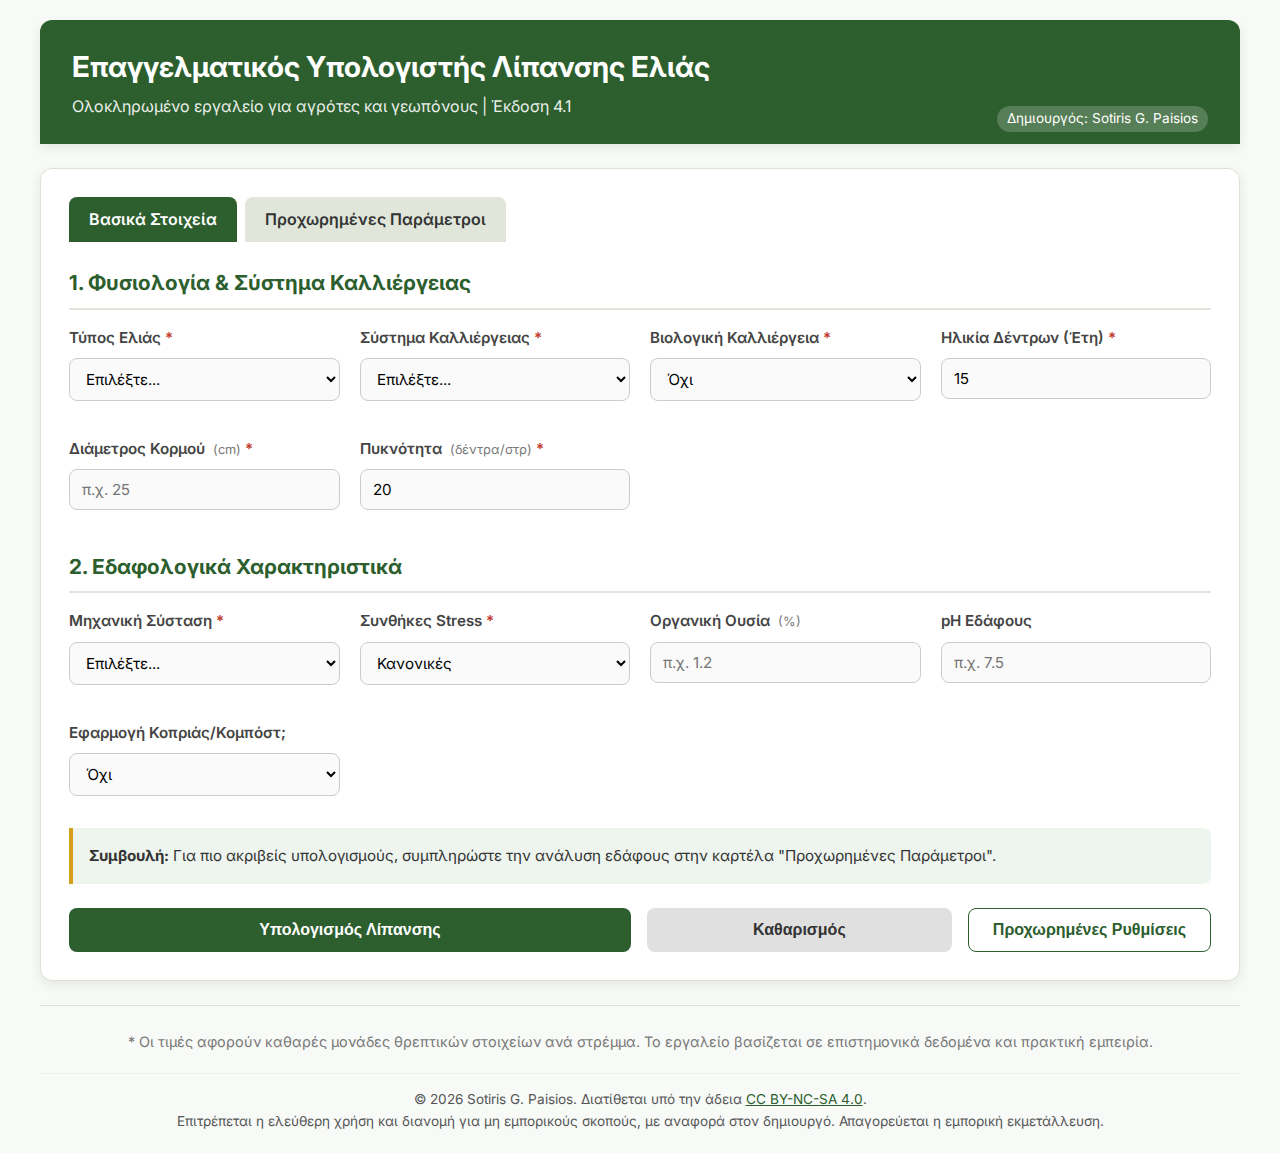
<file: olive-fertilizer-calculator.html>
<!DOCTYPE html>
<html lang="el">
<head>
  <meta charset="UTF-8" />
  <meta name="viewport" content="width=device-width, initial-scale=1.0">
  <title>Επαγγελματικός Υπολογιστής Λίπανσης Ελιάς | Agronomist Pro</title>
  <!-- 
    Επαγγελματικός Υπολογιστής Λίπανσης Ελιάς | Agronomist Pro
    Copyright (c) 2026 Sotiris G. Paisios
    Διατίθεται υπό την άδεια Creative Commons Attribution-NonCommercial-ShareAlike 4.0 International (CC BY-NC-SA 4.0)
    https://creativecommons.org/licenses/by-nc-sa/4.0/
    Απαγορεύεται η εμπορική εκμετάλλευση χωρίς γραπτή άδεια του δημιουργού.
  -->
  <link rel="preconnect" href="https://fonts.gstatic.com">
  <link href="https://fonts.googleapis.com/css2?family=Inter:wght@300;400;500;600;700&display=swap" rel="stylesheet">
  <style>
    :root {
      --primary: #2c5e2e;
      --primary-dark: #1e4a22;
      --secondary: #4a7c4d;
      --accent: #d4a017;
      --bg: #f8faf8;
      --card-bg: #ffffff;
      --text: #333333;
      --border: #dde2d5;
      --success: #e6f6ff;
      --warning: #fff8e6;
      --error: #ffebee;
      --radius: 12px;
      --shadow: 0 4px 12px rgba(0,0,0,0.08);
    }

    * {
      box-sizing: border-box;
      margin: 0;
      padding: 0;
    }

    body {
      font-family: 'Inter', system-ui, -apple-system, sans-serif;
      background: var(--bg);
      color: var(--text);
      line-height: 1.6;
      padding: 20px;
    }

    .container {
      max-width: 1200px;
      margin: 0 auto;
    }

    header {
      background: var(--primary);
      color: white;
      padding: 24px 32px;
      border-radius: var(--radius) var(--radius) 0 0;
      margin-bottom: 24px;
      box-shadow: var(--shadow);
      position: relative;
    }

    .header-content {
      display: flex;
      justify-content: space-between;
      align-items: center;
      flex-wrap: wrap;
      gap: 16px;
    }

    h1 {
      font-size: 1.8rem;
      font-weight: 700;
      margin: 0;
    }

    .subtitle {
      font-size: 1rem;
      opacity: 0.9;
      margin-top: 4px;
      font-weight: 400;
    }

    .author-badge {
      position: absolute;
      bottom: 12px;
      right: 32px;
      font-size: 0.85rem;
      background: rgba(255,255,255,0.2);
      padding: 2px 10px;
      border-radius: 20px;
    }

    .card {
      background: var(--card-bg);
      border-radius: var(--radius);
      box-shadow: var(--shadow);
      padding: 28px;
      margin-bottom: 24px;
      border: 1px solid var(--border);
    }

    .section-title {
      font-size: 1.3rem;
      color: var(--primary);
      margin: 24px 0 16px;
      padding-bottom: 8px;
      border-bottom: 2px solid #e0e6da;
      display: flex;
      align-items: center;
      gap: 10px;
    }

    .grid-container {
      display: grid;
      grid-template-columns: repeat(auto-fit, minmax(240px, 1fr));
      gap: 20px;
    }

    .form-group {
      margin-bottom: 16px;
    }

    label {
      display: block;
      font-weight: 600;
      font-size: 0.95rem;
      margin-bottom: 8px;
      color: #444;
    }

    .unit-hint {
      font-weight: normal;
      font-size: 0.8rem;
      color: #777;
      margin-left: 4px;
    }

    .required::after {
      content: " *";
      color: #c0392b;
    }

    input, select {
      width: 100%;
      padding: 10px 12px;
      border: 1px solid #ccc;
      border-radius: 8px;
      font-size: 0.95rem;
      transition: all 0.2s;
      background: #fafafa;
      font-family: inherit;
    }

    input:focus, select:focus {
      outline: none;
      border-color: var(--secondary);
      background: #fff;
      box-shadow: 0 0 0 3px rgba(44, 94, 46, 0.15);
    }

    .soil-analysis-box {
      background: #fdfefd;
      border: 1px solid #c8dcc8;
      border-radius: 10px;
      padding: 20px;
      margin-top: 10px;
    }

    .btn-container {
      display: flex;
      gap: 16px;
      margin-top: 24px;
      flex-wrap: wrap;
    }

    button {
      padding: 12px 24px;
      border: none;
      border-radius: 8px;
      font-weight: 600;
      cursor: pointer;
      font-size: 1rem;
      transition: all 0.2s;
      display: inline-flex;
      align-items: center;
      justify-content: center;
      gap: 8px;
    }

    button:active {
      transform: translateY(1px);
    }

    .btn-primary {
      background: var(--primary);
      color: white;
      flex: 2;
    }
    
    .btn-primary:hover {
      background: var(--primary-dark);
    }

    .btn-secondary {
      background: #e0e0e0;
      color: #333;
      flex: 1;
    }
    
    .btn-secondary:hover {
      background: #d0d0d0;
    }

    .btn-outline {
      background: transparent;
      border: 1px solid var(--primary);
      color: var(--primary);
    }
    
    .btn-outline:hover {
      background: rgba(44, 94, 46, 0.1);
    }

    .results-area {
      display: none;
      background: var(--card-bg);
      border-radius: var(--radius);
      box-shadow: var(--shadow);
      padding: 28px;
      margin-top: 24px;
      border: 1px solid var(--border);
      animation: slideDown 0.4s ease-out;
    }

    @keyframes slideDown {
      from { opacity: 0; transform: translateY(-10px); }
      to { opacity: 1; transform: translateY(0); }
    }

    .result-card {
      background: white;
      padding: 20px;
      border-radius: 10px;
      box-shadow: 0 2px 8px rgba(0,0,0,0.04);
      margin-bottom: 24px;
    }

    .nutrient-grid {
      display: grid;
      grid-template-columns: repeat(auto-fit, minmax(180px, 1fr));
      gap: 20px;
      margin-bottom: 24px;
    }

    .nutrient-box {
      text-align: center;
      padding: 20px;
      background: #f8faf8;
      border: 1px solid #eee;
      border-radius: 10px;
      transition: all 0.2s;
    }
    
    .nutrient-box:hover {
      transform: translateY(-3px);
      box-shadow: 0 4px 12px rgba(0,0,0,0.08);
    }

    .nutrient-val {
      display: block;
      font-size: 2.2rem;
      font-weight: 700;
      color: var(--primary);
      margin: 10px 0;
    }

    .nutrient-label {
      font-size: 1rem;
      color: #555;
      font-weight: 600;
    }

    .analysis-list {
      background: var(--warning);
      border-left: 4px solid var(--accent);
      padding: 20px;
      margin-top: 24px;
      border-radius: 0 10px 10px 0;
    }

    .analysis-list ul {
      margin: 10px 0 0 0;
      padding-left: 20px;
    }
    
    .analysis-list li {
      margin-bottom: 8px;
      line-height: 1.5;
    }

    .balance-table {
      width: 100%;
      border-collapse: collapse;
      margin-top: 20px;
      border-radius: 10px;
      overflow: hidden;
      box-shadow: 0 2px 8px rgba(0,0,0,0.05);
    }
    
    .balance-table th,
    .balance-table td {
      padding: 12px 15px;
      text-align: center;
      border-bottom: 1px solid #eee;
    }
    
    .balance-table th {
      background: var(--primary);
      color: white;
      font-weight: 600;
    }
    
    .balance-table tr:last-child td {
      border-bottom: none;
    }
    
    .balance-table tr:nth-child(even) {
      background-color: #f8faf8;
    }

    .tabs {
      display: flex;
      gap: 8px;
      margin-bottom: 20px;
      flex-wrap: wrap;
    }
    
    .tab {
      padding: 10px 20px;
      background: #e0e6da;
      border-radius: 8px 8px 0 0;
      cursor: pointer;
      font-weight: 600;
      transition: all 0.2s;
    }
    
    .tab.active {
      background: var(--primary);
      color: white;
    }
    
    .tab-content {
      display: none;
    }
    
    .tab-content.active {
      display: block;
    }

    .info-box {
      background: #eef5ef;
      border-left: 4px solid var(--accent);
      padding: 16px;
      border-radius: 0 8px 8px 0;
      margin: 16px 0;
      font-size: 0.95rem;
    }

    .footer-note {
      text-align: center;
      margin-top: 24px;
      padding-top: 24px;
      border-top: 1px solid var(--border);
      color: #777;
      font-size: 0.9rem;
    }

    .license-note {
      font-size: 0.85rem;
      color: #555;
      margin-top: 20px;
      padding-top: 15px;
      border-top: 1px solid #eee;
      text-align: center;
    }

    .license-note a {
      color: var(--primary);
      text-decoration: underline;
    }

    @media (max-width: 768px) {
      .grid-container {
        grid-template-columns: 1fr;
      }
      
      .btn-container {
        flex-direction: column;
      }
      
      button {
        width: 100%;
      }
      
      .nutrient-grid {
        grid-template-columns: 1fr;
      }
      
      .author-badge {
        position: static;
        margin-top: 10px;
        text-align: left;
      }
    }
  </style>
</head>
<body>
  <div class="container">
    <header>
      <div class="header-content">
        <div>
          <h1>Επαγγελματικός Υπολογιστής Λίπανσης Ελιάς</h1>
          <div class="subtitle">Ολοκληρωμένο εργαλείο για αγρότες και γεωπόνους | Έκδοση 4.1</div>
        </div>
        <div class="author-badge">Δημιουργός: Sotiris G. Paisios</div>
      </div>
    </header>

    <div class="card">
      <div class="tabs">
        <div class="tab active" data-tab="basic">Βασικά Στοιχεία</div>
        <div class="tab" data-tab="advanced">Προχωρημένες Παράμετροι</div>
      </div>
      
      <form id="calcForm" onsubmit="event.preventDefault(); calculateFertilization();">
        <!-- Basic Tab -->
        <div class="tab-content active" id="basic-tab">
          <h2 class="section-title">1. Φυσιολογία & Σύστημα Καλλιέργειας</h2>
          <div class="grid-container">
            <div class="form-group">
              <label class="required">Τύπος Ελιάς</label>
              <select id="typosElia">
                <option value="">Επιλέξτε...</option>
                <option value="table">Επιτραπέζια</option>
                <option value="oil">Ελαιοποιήσιμη</option>
              </select>
            </div>
            <div class="form-group">
              <label class="required">Σύστημα Καλλιέργειας</label>
              <select id="typosKalliergeias">
                <option value="">Επιλέξτε...</option>
                <option value="ξηρική">Ξηρική (Παραδοσιακή)</option>
                <option value="ποτιστική">Ποτιστική</option>
                <option value="εντατική">Εντατική / Υπέρπυκνη</option>
              </select>
            </div>
            <div class="form-group">
              <label class="required">Βιολογική Καλλιέργεια</label>
              <select id="viologiki">
                <option value="οχι">Όχι</option>
                <option value="ναι">Ναι</option>
              </select>
            </div>
            <div class="form-group">
              <label class="required">Ηλικία Δέντρων (Έτη)</label>
              <input type="number" id="ilikia" value="15" min="1">
            </div>
            <div class="form-group">
              <label class="required">Διάμετρος Κορμού <span class="unit-hint">(cm)</span></label>
              <input type="number" id="diametros" placeholder="π.χ. 25" min="1">
            </div>
            <div class="form-group">
              <label class="required">Πυκνότητα <span class="unit-hint">(δέντρα/στρ)</span></label>
              <input type="number" id="pyknotita" value="20" min="1">
            </div>
          </div>

          <h2 class="section-title">2. Εδαφολογικά Χαρακτηριστικά</h2>
          <div class="grid-container">
            <div class="form-group">
              <label class="required">Μηχανική Σύσταση</label>
              <select id="edafos">
                <option value="">Επιλέξτε...</option>
                <option value="ελαφρυ">Ελαφρύ (Αμμώδες)</option>
                <option value="μεσαίο">Μεσαίο (Πηλώδες)</option>
                <option value="βαρύ">Βαρύ (Αργιλώδες)</option>
              </select>
            </div>
            <div class="form-group">
              <label class="required">Συνθήκες Stress</label>
              <select id="stress">
                <option value="κανονικές">Κανονικές</option>
                <option value="ξηρασία">Ξηρασία</option>
                <option value="παγετός">Παγετός</option>
                <option value="αλμυρότητα">Αλμυρότητα</option>
              </select>
            </div>
            <div class="form-group">
              <label>Οργανική Ουσία <span class="unit-hint">(%)</span></label>
              <input type="number" id="om" placeholder="π.χ. 1.2" step="0.1">
            </div>
            <div class="form-group">
              <label>pH Εδάφους</label>
              <input type="number" id="ph" placeholder="π.χ. 7.5" step="0.1" min="4" max="10">
            </div>
            <div class="form-group">
              <label>Εφαρμογή Κοπριάς/Κομπόστ;</label>
              <select id="kompost">
                <option value="οχι">Όχι</option>
                <option value="ναι">Ναι</option>
              </select>
            </div>
          </div>

          <div class="info-box">
            <strong>Συμβουλή:</strong> Για πιο ακριβείς υπολογισμούς, συμπληρώστε την ανάλυση εδάφους στην καρτέλα "Προχωρημένες Παράμετροι".
          </div>
        </div>

        <!-- Advanced Tab -->
        <div class="tab-content" id="advanced-tab">
          <h2 class="section-title">3. Χημική Ανάλυση Εδάφους</h2>
          <div class="soil-analysis-box grid-container">
            <div class="form-group">
              <label>Άζωτο (N) <span class="unit-hint">(ppm)</span></label>
              <input type="number" id="soilN" placeholder="Ανόργανο N" step="0.1">
            </div>
            <div class="form-group">
              <label>Φώσφορος (P) <span class="unit-hint">(ppm Olsen)</span></label>
              <input type="number" id="soilP" placeholder="Διαθέσιμος P" step="0.1">
            </div>
            <div class="form-group">
              <label>Κάλιο (K) <span class="unit-hint">(ppm)</span></label>
              <input type="number" id="soilK" placeholder="Εναλλάξιμο K" step="0.1">
            </div>
            <div class="form-group">
              <label>Μαγνήσιο (Mg) <span class="unit-hint">(ppm)</span></label>
              <input type="number" id="soilMg" placeholder="Εναλλάξιμο Mg" step="0.1">
            </div>
            <div class="form-group">
              <label>Βόριο (B) <span class="unit-hint">(ppm)</span></label>
              <input type="number" id="soilB" placeholder="Διαθέσιμο B" step="0.01">
            </div>
            <div class="form-group" style="background: #fff8e1; border:1px solid #ffe082; padding:10px; border-radius:8px;">
              <label>Ολικό CaCO₃ <span class="unit-hint">(%)</span></label>
              <input type="number" id="caco3" placeholder="Ανθρακικό Ασβέστιο" step="0.1" min="0" max="100">
            </div>
          </div>

          <h2 class="section-title">4. Παράμετροι Αποδοτικότητας</h2>
          <div class="grid-container">
            <div class="form-group">
              <label>Αποδοτικότητα Αζώτου (η<sub>N</sub>)</label>
              <input type="number" id="etaN" value="0.6" min="0" max="1" step="0.01">
              <div class="unit-hint">Τυπική τιμή: 0.6</div>
            </div>
            <div class="form-group">
              <label>Αποδοτικότητα Φωσφόρου (η<sub>P</sub>)</label>
              <input type="number" id="etaP" value="0.7" min="0" max="1" step="0.01">
              <div class="unit-hint">Τυπική τιμή: 0.7</div>
            </div>
            <div class="form-group">
              <label>Αποδοτικότητα Καλίου (η<sub>K</sub>)</label>
              <input type="number" id="etaK" value="0.7" min="0" max="1" step="0.01">
              <div class="unit-hint">Τυπική τιμή: 0.7</div>
            </div>
            <div class="form-group">
              <label>Αποδοτικότητα Μαγνησίου (η<sub>Mg</sub>)</label>
              <input type="number" id="etaMg" value="0.7" min="0" max="1" step="0.01">
              <div class="unit-hint">Τυπική τιμή: 0.7</div>
            </div>
            <div class="form-group">
              <label>Αποδοτικότητα Βορίου (η<sub>B</sub>)</label>
              <input type="number" id="etaB" value="0.5" min="0" max="1" step="0.01">
              <div class="unit-hint">Τυπική τιμή: 0.5</div>
            </div>
          </div>

          <h2 class="section-title">5. Σύνθεση Λιπάσματος</h2>
          <div class="grid-container">
            <div class="form-group">
              <label>% N (Άζωτο)</label>
              <input type="number" id="fertPercentN" value="0" min="0" step="0.1">
            </div>
            <div class="form-group">
              <label>% P₂O₅ (Φωσφόρος)</label>
              <input type="number" id="fertPercentP" value="0" min="0" step="0.1">
            </div>
            <div class="form-group">
              <label>% K₂O (Κάλιο)</label>
              <input type="number" id="fertPercentK" value="0" min="0" step="0.1">
            </div>
            <div class="form-group">
              <label>% MgO (Μαγνήσιο)</label>
              <input type="number" id="fertPercentMg" value="0" min="0" step="0.1">
            </div>
            <div class="form-group">
              <label>% B (Βόριο)</label>
              <input type="number" id="fertPercentB" value="0" min="0" step="0.001">
            </div>
          </div>
        </div>

        <div class="btn-container">
          <button type="submit" class="btn-primary">Υπολογισμός Λίπανσης</button>
          <button type="button" class="btn-secondary" onclick="resetForm()">Καθαρισμός</button>
          <button type="button" class="btn-outline" id="toggleAdvanced">Προχωρημένες Ρυθμίσεις</button>
        </div>
      </form>
    </div>

    <div class="results-area" id="results">
      <h2 class="section-title">Πρόταση Λίπανσης</h2>
      
      <div class="result-card">
        <div class="nutrient-grid">
          <div class="nutrient-box">
            <span class="nutrient-label">Άζωτο (N)</span>
            <span class="nutrient-val" id="resN">-</span>
            <div class="unit-hint">kg/στρ.</div>
          </div>
          <div class="nutrient-box">
            <span class="nutrient-label">Φωσφόρος (P₂O₅)</span>
            <span class="nutrient-val" id="resP">-</span>
            <div class="unit-hint">kg/στρ.</div>
          </div>
          <div class="nutrient-box">
            <span class="nutrient-label">Κάλιο (K₂O)</span>
            <span class="nutrient-val" id="resK">-</span>
            <div class="unit-hint">kg/στρ.</div>
          </div>
          <div class="nutrient-box">
            <span class="nutrient-label">Μαγνήσιο (MgO)</span>
            <span class="nutrient-val" id="resMg">-</span>
            <div class="unit-hint">kg/στρ.</div>
          </div>
          <div class="nutrient-box">
            <span class="nutrient-label">Βόριο (B)</span>
            <span class="nutrient-val" id="resB">-</span>
            <div class="unit-hint">kg/στρ.</div>
          </div>
        </div>
        
        <div class="balance-table" id="balanceTable">
          <table>
            <thead>
              <tr>
                <th>Στοιχείο</th>
                <th>Απαιτήσεις<br>(kg/στρ.)</th>
                <th>Προσφορά<br>(kg/στρ.)</th>
                <th>Λίπανση<br>(kg/στρ.)</th>
                <th>Δόση Λιπάσματος<br>(kg/στρ.)</th>
              </tr>
            </thead>
            <tbody>
              <tr>
                <td>N</td>
                <td id="reqN">-</td>
                <td id="supplyN">-</td>
                <td id="fertN">-</td>
                <td id="doseN">-</td>
              </tr>
              <tr>
                <td>P₂O₅</td>
                <td id="reqP">-</td>
                <td id="supplyP">-</td>
                <td id="fertP">-</td>
                <td id="doseP">-</td>
              </tr>
              <tr>
                <td>K₂O</td>
                <td id="reqK">-</td>
                <td id="supplyK">-</td>
                <td id="fertK">-</td>
                <td id="doseK">-</td>
              </tr>
              <tr>
                <td>MgO</td>
                <td id="reqMg">-</td>
                <td id="supplyMg">-</td>
                <td id="fertMg">-</td>
                <td id="doseMg">-</td>
              </tr>
              <tr>
                <td>B</td>
                <td id="reqB">-</td>
                <td id="supplyB">-</td>
                <td id="fertB">-</td>
                <td id="doseB">-</td>
              </tr>
            </tbody>
          </table>
        </div>
      </div>

      <div id="diagnosticBox" class="analysis-list" style="display:none;">
        <strong>Διάγνωση & Προτάσεις:</strong>
        <ul id="diagnosticList"></ul>
      </div>
    </div>

    <div class="footer-note">
      * Οι τιμές αφορούν καθαρές μονάδες θρεπτικών στοιχείων ανά στρέμμα. 
      Το εργαλείο βασίζεται σε επιστημονικά δεδομένα και πρακτική εμπειρία.
    </div>

    <div class="license-note">
      © 2026 Sotiris G. Paisios. Διατίθεται υπό την άδεια 
      <a href="https://creativecommons.org/licenses/by-nc-sa/4.0/" target="_blank">CC BY-NC-SA 4.0</a>.<br>
      Επιτρέπεται η ελεύθερη χρήση και διανομή για μη εμπορικούς σκοπούς, 
      με αναφορά στον δημιουργό. Απαγορεύεται η εμπορική εκμετάλλευση.
    </div>
  </div>

  <script>
    // Υπολογισμός λίπανσης ελιάς - Δημιουργός: Sotiris G. Paisios, 2026
    // Εργαλείο για την ελληνική αγροτική κοινότητα - Απαγορεύεται η εμπορική χρήση
    // Άδεια: CC BY-NC-SA 4.0

    document.querySelectorAll('.tab').forEach(tab => {
      tab.addEventListener('click', () => {
        document.querySelectorAll('.tab').forEach(t => t.classList.remove('active'));
        document.querySelectorAll('.tab-content').forEach(c => c.classList.remove('active'));
        tab.classList.add('active');
        const tabId = tab.getAttribute('data-tab');
        document.getElementById(`${tabId}-tab`).classList.add('active');
      });
    });
    
    document.getElementById('toggleAdvanced').addEventListener('click', () => {
      const advancedTab = document.getElementById('advanced-tab');
      if (advancedTab.classList.contains('active')) {
        document.querySelector('.tab[data-tab="basic"]').click();
      } else {
        document.querySelector('.tab[data-tab="advanced"]').click();
      }
    });

    function calculateFertilization() {
      const typosElia = document.getElementById("typosElia").value;
      const typosKalliergeias = document.getElementById("typosKalliergeias").value;
      const viologiki = document.getElementById("viologiki").value;
      const ilikia = parseFloat(document.getElementById("ilikia").value) || 0;
      const diametros = parseFloat(document.getElementById("diametros").value) || 0;
      const pyknotita = parseFloat(document.getElementById("pyknotita").value) || 0;
      
      const edafos = document.getElementById("edafos").value;
      const stress = document.getElementById("stress").value;
      const ph = parseFloat(document.getElementById("ph").value);
      const caco3 = parseFloat(document.getElementById("caco3").value);
      const om = parseFloat(document.getElementById("om").value);
      const kompost = document.getElementById("kompost").value;
      
      const soilN = parseFloat(document.getElementById("soilN").value) || 0;
      const soilP = parseFloat(document.getElementById("soilP").value) || 0;
      const soilK = parseFloat(document.getElementById("soilK").value) || 0;
      const soilMg = parseFloat(document.getElementById("soilMg").value) || 0;
      const soilB = parseFloat(document.getElementById("soilB").value) || 0;
      
      const etaN = parseFloat(document.getElementById("etaN").value) || 0.6;
      const etaP = parseFloat(document.getElementById("etaP").value) || 0.7;
      const etaK = parseFloat(document.getElementById("etaK").value) || 0.7;
      const etaMg = parseFloat(document.getElementById("etaMg").value) || 0.7;
      const etaB = parseFloat(document.getElementById("etaB").value) || 0.5;
      
      const fertPercentN = parseFloat(document.getElementById("fertPercentN").value) || 0;
      const fertPercentP = parseFloat(document.getElementById("fertPercentP").value) || 0;
      const fertPercentK = parseFloat(document.getElementById("fertPercentK").value) || 0;
      const fertPercentMg = parseFloat(document.getElementById("fertPercentMg").value) || 0;
      const fertPercentB = parseFloat(document.getElementById("fertPercentB").value) || 0;

      if(!typosElia || !typosKalliergeias || !edafos || !diametros || !pyknotita) {
        alert("Συμπληρώστε τα υποχρεωτικά πεδία (Τύπος, Σύστημα, Έδαφος, Διάμετρος, Πυκνότητα).");
        return;
      }

      let baseN = 8, baseP = 4, baseK = 10, baseMg = 2, baseB = 0.08;

      if (typosElia === 'table') { 
        baseN += 1; 
        baseK += 2; 
        baseMg += 0.5;
      }
      if (typosElia === 'oil') { 
        baseK += 2; 
        baseMg += 0.3;
      }

      let sizeFactor = 1.0;
      if (diametros < 10) sizeFactor = 0.5;
      else if (diametros < 20) sizeFactor = 0.8;
      else if (diametros < 35) sizeFactor = 1.0;
      else if (diametros < 50) sizeFactor = 1.25;
      else sizeFactor = 1.4;

      baseN *= sizeFactor; 
      baseP *= sizeFactor; 
      baseK *= sizeFactor;
      baseMg *= sizeFactor;
      baseB *= sizeFactor;

      if (typosKalliergeias === 'ποτιστική') { 
        baseN += 2; 
        baseK += 2; 
        baseMg += 0.5;
      }
      if (typosKalliergeias === 'εντατική') { 
        baseN += 4; 
        baseP += 1; 
        baseK += 4; 
        baseMg += 1;
      }

      if (edafos === 'ελαφρυ') { 
        baseN *= 1.2; 
        baseK *= 1.15; 
        baseMg *= 1.1;
      }
      if (edafos === 'βαρύ') { 
        baseN *= 0.95; 
        baseK *= 0.9; 
        baseMg *= 0.95;
      }

      let notes = [];
      
      if (!isNaN(caco3)) {
        if (caco3 >= 15 && caco3 < 40) {
          baseP *= 1.15; 
          baseK *= 1.1;
          baseMg *= 1.05;
          notes.push(`CaCO₃ (${caco3}%): Υψηλό. Αυξήθηκε το P, K και Mg λόγω δέσμευσης/ανταγωνισμού.`);
          notes.push(`Σύσταση: Χρήση όξινων μορφών (π.χ. θειική αμμωνία) και χηλικό σίδηρο.`);
        } else if (caco3 >= 40) {
          baseP *= 1.3;
          baseK *= 1.2;
          baseMg *= 1.1;
          notes.push(`CaCO₃ (${caco3}%): ΑΚΡΑΙΑ ΥΨΗΛΟ. Μεγάλος κίνδυνος χλώρωσης και ακινητοποίησης P.`);
          notes.push(`Σύσταση: Αποφυγή αμμωνιακών επιφανειακά. Απαραίτητη διαφυλλική υποστήριξη.`);
        }
      }

      if (!isNaN(ph)) {
        if (ph > 8.0) {
          notes.push(`pH (${ph}): Αλκαλικό. Προσοχή στη διαθεσιμότητα ιχνοστοιχείων (Fe, Zn, Mn).`);
        }
        if (ph < 5.5) {
          notes.push(`pH (${ph}): Όξινο. Πιθανή τοξικότητα Αλουμινίου/Μαγγανίου.`);
        }
      }

      if (kompost === 'ναι') { 
        baseN -= 2; 
        baseP -= 1; 
        baseK -= 2; 
        baseMg -= 0.5;
      }
      if (viologiki === 'ναι') { 
        baseN *= 0.9; 
        baseP *= 0.95; 
        baseK *= 0.95;
      }

      const densityScale = pyknotita / 20;
      baseN *= densityScale; 
      baseP *= densityScale; 
      baseK *= densityScale;
      baseMg *= densityScale;
      baseB *= densityScale;

      if (stress === 'ξηρασία') {
        baseN *= 0.85;
        baseK *= 1.1;
        notes.push("Stress ξηρασίας: Μείωση N και αύξηση K για βελτίωση αντοχής.");
      }
      if (stress === 'παγετός') {
        baseK *= 1.2;
        notes.push("Stress παγετού: Αύξηση K για βελτίωση αντοχής.");
      }
      if (stress === 'αλμυρότητα') {
        baseK *= 0.8;
        notes.push("Stress αλμυρότητας: Μείωση K για ισορροπία.");
      }

      let reqN = Math.max(0, baseN);
      let reqP = Math.max(0, baseP);
      let reqK = Math.max(0, baseK);
      let reqMg = Math.max(0, baseMg);
      let reqB = Math.max(0, baseB);

      let supplyN = soilN * 0.1;
      let supplyP = soilP * 0.1;
      let supplyK = soilK * 0.1;
      let supplyMg = soilMg * 0.1;
      let supplyB = soilB;

      let fertN = Math.max(0, reqN - supplyN);
      let fertP = Math.max(0, reqP - supplyP);
      let fertK = Math.max(0, reqK - supplyK);
      let fertMg = Math.max(0, reqMg - supplyMg);
      let fertB = Math.max(0, reqB - supplyB);

      let doseN = fertPercentN > 0 ? (fertN / (fertPercentN / 100)) : (fertN > 0 ? "Χρειάζεται λίπασμα N" : "-");
      let doseP = fertPercentP > 0 ? (fertP / (fertPercentP / 100)) : (fertP > 0 ? "Χρειάζεται λίπασμα P" : "-");
      let doseK = fertPercentK > 0 ? (fertK / (fertPercentK / 100)) : (fertK > 0 ? "Χρειάζεται λίπασμα K" : "-");
      let doseMg = fertPercentMg > 0 ? (fertMg / (fertPercentMg / 100)) : (fertMg > 0 ? "Χρειάζεται λίπασμα Mg" : "-");
      let doseB = fertPercentB > 0 ? (fertB / (fertPercentB / 100)) : (fertB > 0 ? "Χρειάζεται λίπασμα B" : "-");

      const formatDose = (dose) => {
        if (typeof dose === 'string') return dose;
        return dose > 0 ? dose.toFixed(1) : "-";
      };

      document.getElementById('resN').innerText = fertN.toFixed(1);
      document.getElementById('resP').innerText = fertP.toFixed(1);
      document.getElementById('resK').innerText = fertK.toFixed(1);
      document.getElementById('resMg').innerText = fertMg.toFixed(1);
      document.getElementById('resB').innerText = fertB.toFixed(2);
      
      document.getElementById('reqN').innerText = reqN.toFixed(1);
      document.getElementById('reqP').innerText = reqP.toFixed(1);
      document.getElementById('reqK').innerText = reqK.toFixed(1);
      document.getElementById('reqMg').innerText = reqMg.toFixed(1);
      document.getElementById('reqB').innerText = reqB.toFixed(2);
      
      document.getElementById('supplyN').innerText = supplyN.toFixed(1);
      document.getElementById('supplyP').innerText = supplyP.toFixed(1);
      document.getElementById('supplyK').innerText = supplyK.toFixed(1);
      document.getElementById('supplyMg').innerText = supplyMg.toFixed(1);
      document.getElementById('supplyB').innerText = supplyB.toFixed(2);
      
      document.getElementById('fertN').innerText = fertN.toFixed(1);
      document.getElementById('fertP').innerText = fertP.toFixed(1);
      document.getElementById('fertK').innerText = fertK.toFixed(1);
      document.getElementById('fertMg').innerText = fertMg.toFixed(1);
      document.getElementById('fertB').innerText = fertB.toFixed(2);
      
      document.getElementById('doseN').innerText = formatDose(doseN);
      document.getElementById('doseP').innerText = formatDose(doseP);
      document.getElementById('doseK').innerText = formatDose(doseK);
      document.getElementById('doseMg').innerText = formatDose(doseMg);
      document.getElementById('doseB').innerText = formatDose(doseB);

      const list = document.getElementById('diagnosticList');
      list.innerHTML = "";
      
      if (supplyMg > reqMg) {
        notes.push(`MgO: Πλεόνασμα στο έδαφος (${supplyMg.toFixed(1)} > ${reqMg.toFixed(1)} kg/στρ.). Δεν απαιτείται λίπανση.`);
      }
      if (supplyB > reqB) {
        notes.push(`B: Πλεόνασμα στο έδαφος (${supplyB.toFixed(2)} > ${reqB.toFixed(2)} kg/στρ.). Δεν απαιτείται λίπανση.`);
      }
      
      if (notes.length > 0 || stress !== 'κανονικές') {
        document.getElementById('diagnosticBox').style.display = 'block';
        
        if (stress !== 'κανονικές') {
          notes.unshift(`Stress: ${stress.toUpperCase()} - Λήφθηκε υπόψη.`);
        }
        
        notes.forEach(note => {
          const li = document.createElement('li');
          li.innerText = note;
          list.appendChild(li);
        });
      } else {
        document.getElementById('diagnosticBox').style.display = 'none';
      }

      document.getElementById('results').style.display = 'block';
      document.getElementById('results').scrollIntoView({ behavior: 'smooth' });
    }

    function resetForm() {
      document.getElementById('calcForm').reset();
      document.getElementById('results').style.display = 'none';
      document.getElementById('etaN').value = '0.6';
      document.getElementById('etaP').value = '0.7';
      document.getElementById('etaK').value = '0.7';
      document.getElementById('etaMg').value = '0.7';
      document.getElementById('etaB').value = '0.5';
    }

    document.addEventListener('DOMContentLoaded', () => {
      document.getElementById('etaN').value = '0.6';
      document.getElementById('etaP').value = '0.7';
      document.getElementById('etaK').value = '0.7';
      document.getElementById('etaMg').value = '0.7';
      document.getElementById('etaB').value = '0.5';
    });
  </script>
</body>
</html>
</file>
<file: style.css>
* {
  box-sizing: border-box;
}

body {
  font-family: Arial, sans-serif;
  background: #f7f9fc;
  color: #333;
  padding: 15px;
  margin: 0;
}

h1 {
  text-align: center;
  color: #2c3e50;
  font-size: 1.5em;
  margin-bottom: 15px;
}

#itemInput {
  width: 70%;
  padding: 12px;
  font-size: 16px;
  border: 1px solid #ccc;
  border-radius: 8px;
  outline: none;
}

#actionButtons {
  display: flex;
  gap: 5px;
  margin-top: 10px;
}

button {
  flex: 1;
  padding: 12px;
  font-size: 16px;
  border: none;
  border-radius: 8px;
  color: white;
  cursor: pointer;
}

#insertBtn { 
  background: #2ecc71; 
}

#deleteBtn { 
  background: #e74c3c; 
}

button:active {
  opacity: 0.8;
}

#todoListContainer {
  margin-top: 20px;
  max-height: 400px;
  overflow-y: auto;
  border: 1px solid #ddd;
  border-radius: 8px;
  background: white;
  padding: 10px;
}

.item-row {
  display: flex;
  align-items: center;
  padding: 10px 5px;
  border-bottom: 1px solid #eee;
}

.item-row:last-child {
  border-bottom: none;
}

.item-checkbox {
  margin-right: 10px;
  transform: scale(1.3);
}

.item-text {
  flex: 1;
  font-size: 16px;
  padding: 8px;
  cursor: pointer;
}

.completed {
  text-decoration: line-through;
  color: #888;
}
</file>
